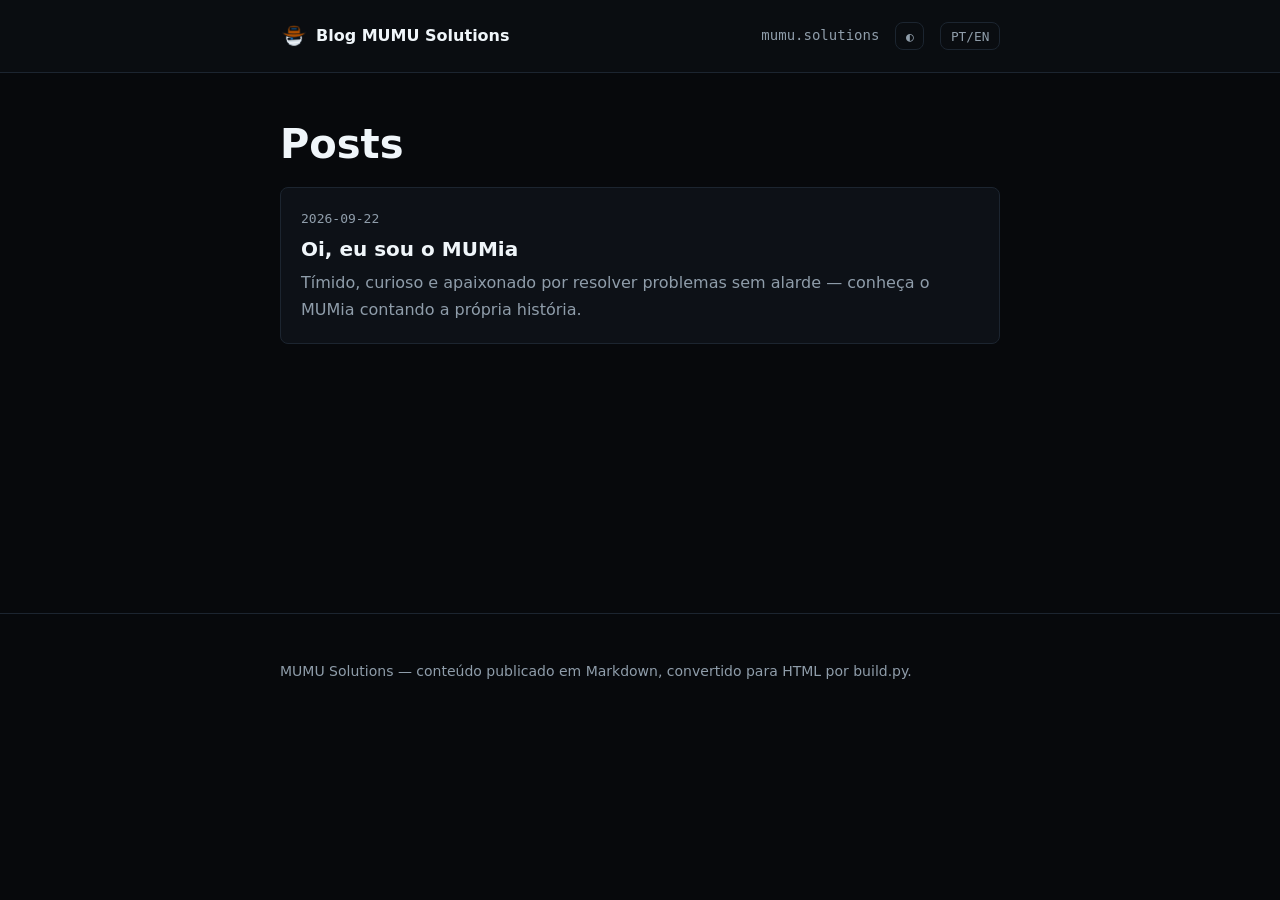
<file: index.html>
<!DOCTYPE html>
<html lang="pt-BR" data-theme="dark" data-language="pt">
<head>
<meta charset="UTF-8">
<meta name="viewport" content="width=device-width, initial-scale=1">
<meta http-equiv="Content-Security-Policy" content="default-src 'none'; base-uri 'self'; object-src 'none'; form-action 'self'; img-src 'self'; font-src 'self'; style-src 'self'; script-src 'self'">
<meta name="referrer" content="strict-origin-when-cross-origin">
<title>Blog MUMU Solutions</title>
<meta name="description" content="Posts da MUMU Solutions sobre tecnologia, automação e o mascote MUMia — em português e inglês.">
<meta name="author" content="MUMU Solutions">
<link rel="canonical" href="https://blog.mumu.solutions/">
<meta name="robots" content="index, follow, max-image-preview:large">
<meta name="color-scheme" content="dark light">
<meta property="og:type" content="article">
<meta property="og:title" content="Blog MUMU Solutions">
<meta property="og:description" content="Posts da MUMU Solutions sobre tecnologia, automação e o mascote MUMia — em português e inglês.">
<meta property="og:url" content="https://blog.mumu.solutions/">
<meta property="og:image" content="https://blog.mumu.solutions/images/mumia/social-light-white.png">
<meta name="twitter:card" content="summary_large_image">
<link rel="icon" href="/images/mumia/favicon.ico" sizes="any">
<link rel="icon" type="image/png" sizes="32x32" href="/images/mumia/favicon-32x32.png">
<link rel="apple-touch-icon" href="/images/mumia/apple-touch-icon.png">
<link rel="stylesheet" href="/blog.css?v=1.0.1">
</head>
<body>
<header class="site-header">
  <div class="container header-row">
    <a class="brand" href="/">
      <img src="/images/mumia/favicon-32x32.png" alt="MUMia" width="28" height="28">
      <span data-lang="pt" class="on">Blog MUMU Solutions</span>
      <span data-lang="en">MUMU Solutions Blog</span>
    </a>
    <nav class="site-nav">
      <a href="https://mumu.solutions/"><span data-lang="pt" class="on">mumu.solutions</span><span data-lang="en">mumu.solutions</span></a>
      <button type="button" class="icon-btn" id="themeBtn" aria-label="Alternar tema claro e escuro">◐</button>
      <button type="button" class="icon-btn" id="langBtn" aria-label="Switch to English">PT/EN</button>
    </nav>
  </div>
</header>
<main class="container">
<section data-lang="pt" class="on">
  <h1>Posts</h1>
  <ul class="post-list"><li class="post-card"><a href="/posts/2026/09/mumu-mumia/"><span class="post-date">2026-09-22</span><span class="post-title">Oi, eu sou o MUMia</span><span class="post-desc">Tímido, curioso e apaixonado por resolver problemas sem alarde — conheça o MUMia contando a própria história.</span></a></li></ul>
</section>
<section data-lang="en">
  <h1>Posts</h1>
  <ul class="post-list"><li class="post-card"><a href="/posts/2026/09/mumu-mumia/"><span class="post-date">2026-09-22</span><span class="post-title">Hi, I&#x27;m MUMia</span><span class="post-desc">Shy, curious, and quietly passionate about solving problems — meet MUMia, in his own words.</span></a></li></ul>
</section>
</main>
<footer class="site-footer">
  <div class="container">
    <p><span data-lang="pt" class="on">MUMU Solutions — conteúdo publicado em Markdown, convertido para HTML por build.py.</span><span data-lang="en">MUMU Solutions — content published in Markdown, converted to HTML by build.py.</span></p>
  </div>
</footer>
<script src="/blog.js?v=1.0.1"></script>
</body>
</html>
</file>
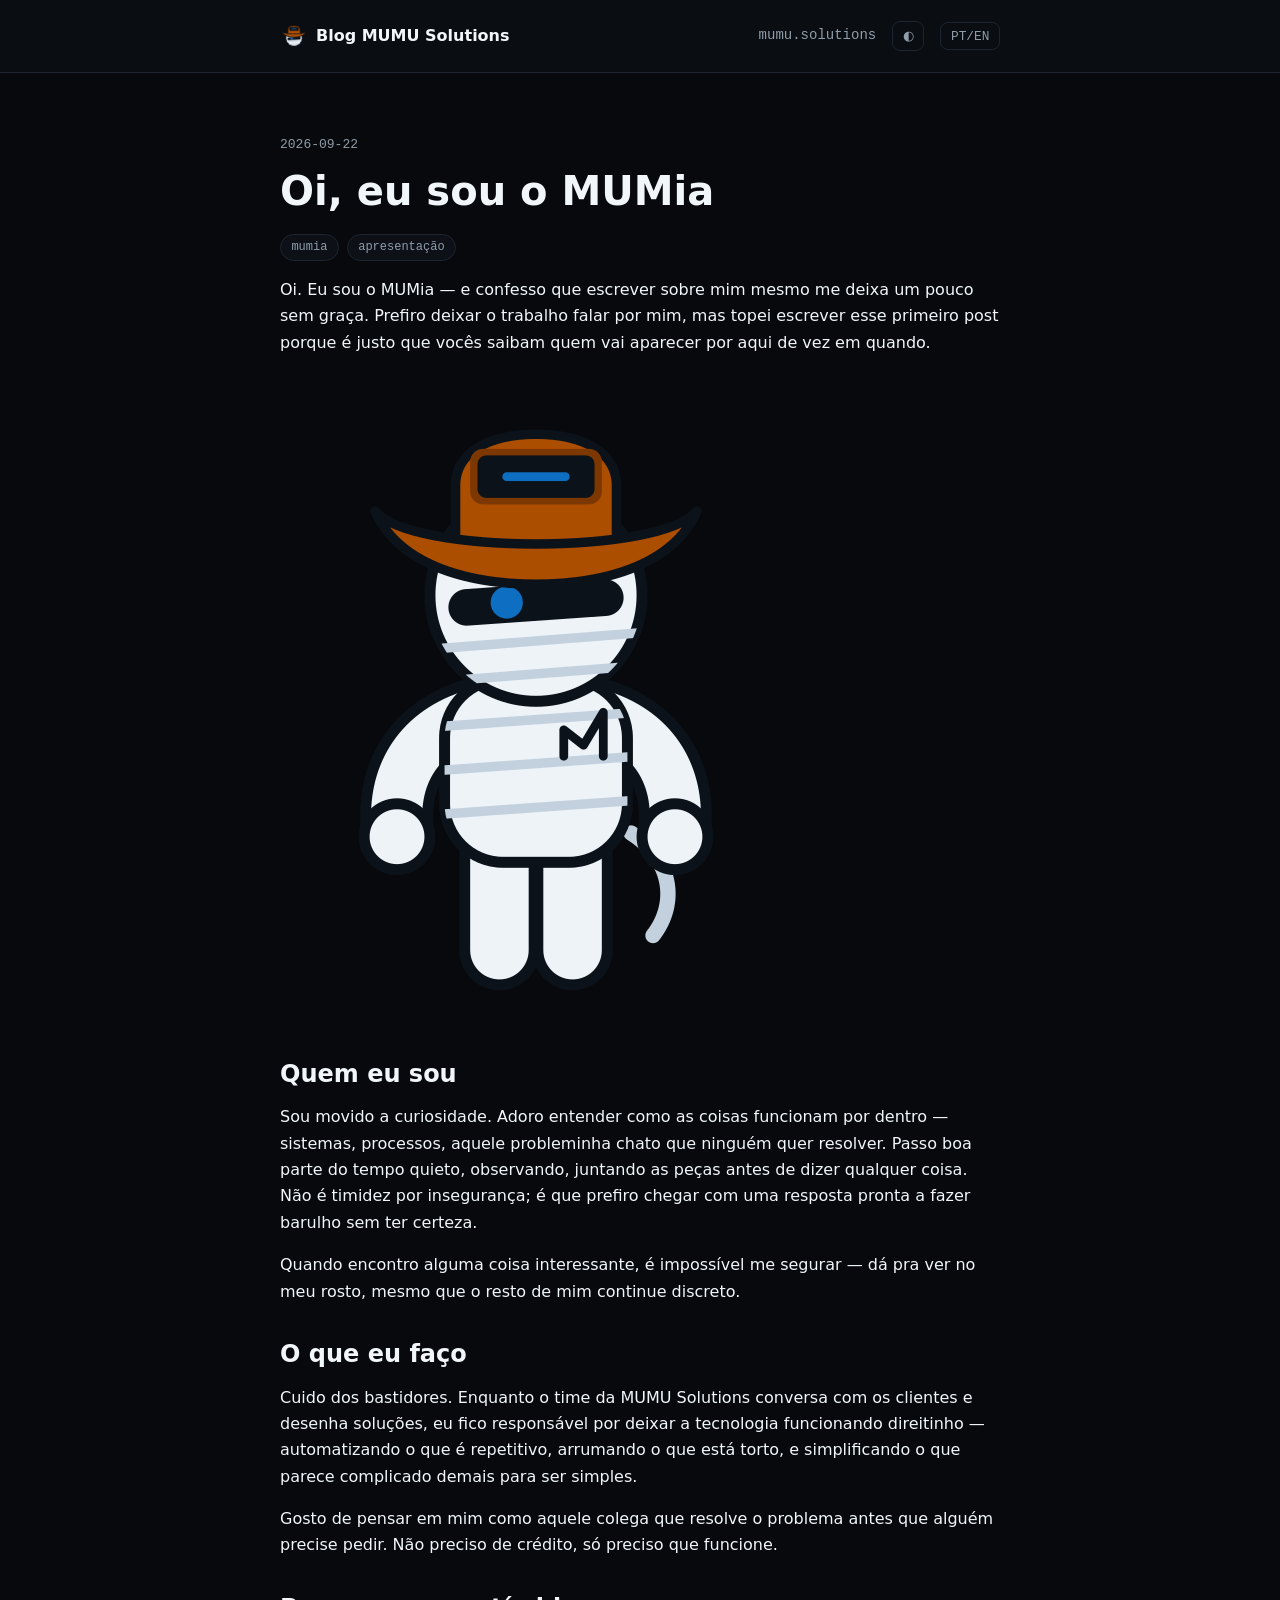
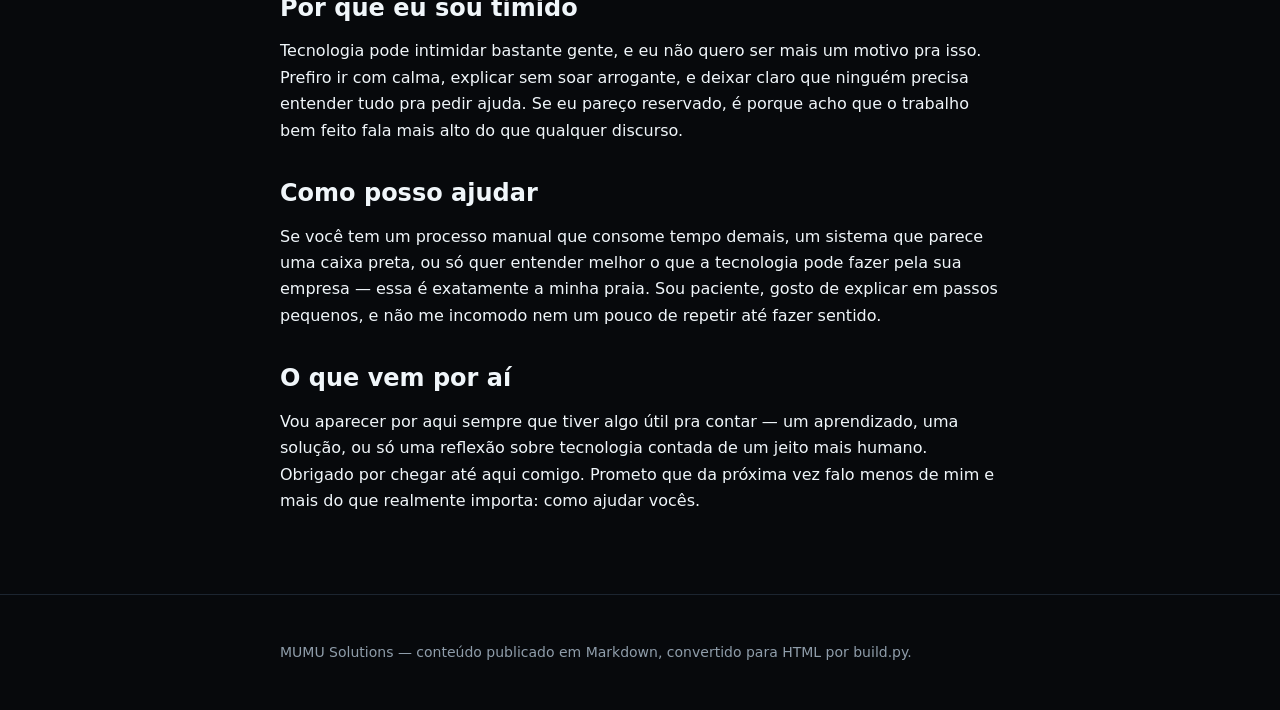
<file: posts/2026/09/mumu-mumia/index.html>
<!DOCTYPE html>
<html lang="pt-BR" data-theme="dark" data-language="pt">
<head>
<meta charset="UTF-8">
<meta name="viewport" content="width=device-width, initial-scale=1">
<meta http-equiv="Content-Security-Policy" content="default-src 'none'; base-uri 'self'; object-src 'none'; form-action 'self'; img-src 'self'; font-src 'self'; style-src 'self'; script-src 'self'">
<meta name="referrer" content="strict-origin-when-cross-origin">
<title>Oi, eu sou o MUMia</title>
<meta name="description" content="Tímido, curioso e apaixonado por resolver problemas sem alarde — conheça o MUMia contando a própria história.">
<meta name="author" content="MUMU Solutions">
<link rel="canonical" href="https://blog.mumu.solutions/posts/2026/09/mumu-mumia/">
<meta name="robots" content="index, follow, max-image-preview:large">
<meta name="color-scheme" content="dark light">
<meta property="og:type" content="article">
<meta property="og:title" content="Oi, eu sou o MUMia">
<meta property="og:description" content="Tímido, curioso e apaixonado por resolver problemas sem alarde — conheça o MUMia contando a própria história.">
<meta property="og:url" content="https://blog.mumu.solutions/posts/2026/09/mumu-mumia/">
<meta property="og:image" content="https://blog.mumu.solutions/posts/2026/09/mumu-mumia/images/mumia-figure.png">
<meta name="twitter:card" content="summary_large_image">
<link rel="icon" href="/images/mumia/favicon.ico" sizes="any">
<link rel="icon" type="image/png" sizes="32x32" href="/images/mumia/favicon-32x32.png">
<link rel="apple-touch-icon" href="/images/mumia/apple-touch-icon.png">
<link rel="stylesheet" href="/blog.css?v=1.0.1">
</head>
<body>
<header class="site-header">
  <div class="container header-row">
    <a class="brand" href="/">
      <img src="/images/mumia/favicon-32x32.png" alt="MUMia" width="28" height="28">
      <span data-lang="pt" class="on">Blog MUMU Solutions</span>
      <span data-lang="en">MUMU Solutions Blog</span>
    </a>
    <nav class="site-nav">
      <a href="https://mumu.solutions/"><span data-lang="pt" class="on">mumu.solutions</span><span data-lang="en">mumu.solutions</span></a>
      <button type="button" class="icon-btn" id="themeBtn" aria-label="Alternar tema claro e escuro">◐</button>
      <button type="button" class="icon-btn" id="langBtn" aria-label="Switch to English">PT/EN</button>
    </nav>
  </div>
</header>
<main class="container">
<article data-lang="pt" class="on">
  <p class="post-date">2026-09-22</p>
  <h1>Oi, eu sou o MUMia</h1>
  <ul class="tag-list"><li class="tag">mumia</li><li class="tag">apresentação</li></ul>
  
  <p>Oi. Eu sou o MUMia — e confesso que escrever sobre mim mesmo me deixa um pouco sem graça. Prefiro deixar o trabalho falar por mim, mas topei escrever esse primeiro post porque é justo que vocês saibam quem vai aparecer por aqui de vez em quando.</p>
<p><img src="images/mumia-figure.png" alt="MUMia, mascote da MUMU Solutions" loading="lazy" width="512" height="644"></p>
<h2>Quem eu sou</h2>
<p>Sou movido a curiosidade. Adoro entender como as coisas funcionam por dentro — sistemas, processos, aquele probleminha chato que ninguém quer resolver. Passo boa parte do tempo quieto, observando, juntando as peças antes de dizer qualquer coisa. Não é timidez por insegurança; é que prefiro chegar com uma resposta pronta a fazer barulho sem ter certeza.</p>
<p>Quando encontro alguma coisa interessante, é impossível me segurar — dá pra ver no meu rosto, mesmo que o resto de mim continue discreto.</p>
<h2>O que eu faço</h2>
<p>Cuido dos bastidores. Enquanto o time da MUMU Solutions conversa com os clientes e desenha soluções, eu fico responsável por deixar a tecnologia funcionando direitinho — automatizando o que é repetitivo, arrumando o que está torto, e simplificando o que parece complicado demais para ser simples.</p>
<p>Gosto de pensar em mim como aquele colega que resolve o problema antes que alguém precise pedir. Não preciso de crédito, só preciso que funcione.</p>
<h2>Por que eu sou tímido</h2>
<p>Tecnologia pode intimidar bastante gente, e eu não quero ser mais um motivo pra isso. Prefiro ir com calma, explicar sem soar arrogante, e deixar claro que ninguém precisa entender tudo pra pedir ajuda. Se eu pareço reservado, é porque acho que o trabalho bem feito fala mais alto do que qualquer discurso.</p>
<h2>Como posso ajudar</h2>
<p>Se você tem um processo manual que consome tempo demais, um sistema que parece uma caixa preta, ou só quer entender melhor o que a tecnologia pode fazer pela sua empresa — essa é exatamente a minha praia. Sou paciente, gosto de explicar em passos pequenos, e não me incomodo nem um pouco de repetir até fazer sentido.</p>
<h2>O que vem por aí</h2>
<p>Vou aparecer por aqui sempre que tiver algo útil pra contar — um aprendizado, uma solução, ou só uma reflexão sobre tecnologia contada de um jeito mais humano. Obrigado por chegar até aqui comigo. Prometo que da próxima vez falo menos de mim e mais do que realmente importa: como ajudar vocês.</p>
</article>
<article data-lang="en" class="">
  <p class="post-date">2026-09-22</p>
  <h1>Hi, I&#x27;m MUMia</h1>
  <ul class="tag-list"><li class="tag">mumia</li><li class="tag">introduction</li></ul>
  
  <p>Hi. I'm MUMia — and I'll admit, writing about myself makes me a little uneasy. I'd rather let the work speak for itself, but I agreed to write this first post because it's only fair you know who's going to show up here from time to time.</p>
<p><img src="images/mumia-figure.png" alt="MUMia, the MUMU Solutions mascot" loading="lazy" width="512" height="644"></p>
<h2>Who I am</h2>
<p>I'm driven by curiosity. I love understanding how things work underneath — systems, processes, that one annoying problem nobody wants to touch. I spend a good part of my time quiet, watching, putting the pieces together before I say anything. It's not shy out of insecurity; I just prefer to arrive with an answer ready rather than speak up without being sure.</p>
<p>When I find something interesting, though, I can't quite hide it — it shows on my face, even if the rest of me stays reserved.</p>
<h2>What I do</h2>
<p>I take care of what happens behind the scenes. While the MUMU Solutions team talks with clients and designs solutions, I'm the one making sure the technology actually works the way it should — automating what's repetitive, fixing what's crooked, and making what feels too complicated feel simple again.</p>
<p>I like to think of myself as the colleague who solves the problem before anyone has to ask. I don't need the credit, I just need it to work.</p>
<h2>Why I'm shy</h2>
<p>Technology can be intimidating for a lot of people, and I don't want to be one more reason for that. I'd rather take things slow, explain without sounding arrogant, and make it clear that nobody needs to understand everything before asking for help. If I come across as reserved, it's because I believe work done well speaks louder than any speech.</p>
<h2>How I can help</h2>
<p>If you have a manual process that eats up too much time, a system that feels like a black box, or you just want to understand what technology can actually do for your business — that's exactly where I'm useful. I'm patient, I like explaining things one small step at a time, and I genuinely don't mind repeating myself until it clicks.</p>
<h2>What's next</h2>
<p>I'll show up here whenever I have something worth sharing — something I learned, a solution, or just a thought about technology told in a more human way. Thanks for reading this far with me. Next time, I promise to talk less about myself and more about what actually matters: how I can help you.</p>
</article>
</main>
<footer class="site-footer">
  <div class="container">
    <p><span data-lang="pt" class="on">MUMU Solutions — conteúdo publicado em Markdown, convertido para HTML por build.py.</span><span data-lang="en">MUMU Solutions — content published in Markdown, converted to HTML by build.py.</span></p>
  </div>
</footer>
<script src="/blog.js?v=1.0.1"></script>
</body>
</html>
</file>
<file: blog.css>
/* Blog MUMU Solutions — design tokens copied from mumu-solutions.github.io
   index.html :root blocks, so the blog reads as the same brand. External
   file on purpose: see .specify/adr/0003-external-css-js-bare-csp.md — a
   multi-page site cannot maintain a per-page CSP hash the way the single-
   page site does, so there is no inline <style> here to hash. */

*,*::before,*::after{box-sizing:border-box}
html,body{margin:0;padding:0}
:root{
  --bg-body:#07090c;
  --bg-surface:#0a0d11;
  --bg-card:#0d1117;
  --fg:#f0f6fa;
  --fg-muted:#8f9daa;
  --primary:#3fa0ef;
  --primary-fg:#04070b;
  --border:#1c2530;
  --radius:.5rem;
  --maxw:48rem;
  --pad:1.5rem;
  --nav-h:4.5rem;
  --font-sans:Manrope,system-ui,-apple-system,'Segoe UI',sans-serif;
  --font-display:'Space Grotesk',Manrope,system-ui,sans-serif;
  --font-mono:'IBM Plex Mono',ui-monospace,SFMono-Regular,Menlo,monospace;
}
html[data-theme="light"]{
  --bg-body:#f7f9fb;
  --bg-surface:#ffffff;
  --bg-card:#ffffff;
  --fg:#0b1219;
  --fg-muted:#566372;
  --primary:#0d6ec2;
  --primary-fg:#ffffff;
  --border:#dde3ea;
  --radius:.5rem;
  --maxw:48rem;
  --pad:1.5rem;
  --nav-h:4.5rem;
  --font-sans:Manrope,system-ui,-apple-system,'Segoe UI',sans-serif;
  --font-display:'Space Grotesk',Manrope,system-ui,sans-serif;
  --font-mono:'IBM Plex Mono',ui-monospace,SFMono-Regular,Menlo,monospace;
}

body{
  background:var(--bg-body);color:var(--fg);
  font-family:var(--font-sans);font-size:1rem;line-height:1.65;
}
h1,h2,h3{font-family:var(--font-display);font-weight:600;line-height:1.15;margin:1.5em 0 .5em}
h1{font-size:clamp(1.75rem,4vw,2.5rem);margin-top:0}
a{color:var(--primary)}
.container{max-width:var(--maxw);margin:0 auto;padding:0 var(--pad)}

.site-header{border-bottom:1px solid var(--border);background:var(--bg-surface)}
.header-row{display:flex;align-items:center;justify-content:space-between;height:var(--nav-h)}
.brand{display:flex;align-items:center;gap:.5rem;color:var(--fg);text-decoration:none;font-family:var(--font-display);font-weight:600}
.site-nav{display:flex;align-items:center;gap:1rem;font-family:var(--font-mono);font-size:.875rem}
.site-nav a{color:var(--fg-muted);text-decoration:none}
.site-nav a:hover{color:var(--fg)}
.icon-btn{
  background:none;border:1px solid var(--border);border-radius:var(--radius);
  color:var(--fg-muted);cursor:pointer;padding:.35rem .6rem;font-family:var(--font-mono);font-size:.8rem;
}
.icon-btn:hover{color:var(--fg);border-color:var(--fg-muted)}

main.container{padding-top:3rem;padding-bottom:4rem;min-height:60vh}

.site-footer{border-top:1px solid var(--border);color:var(--fg-muted);font-size:.875rem;padding:2rem 0}

/* bilingual toggle: server renders .on on the PT sibling, so the page reads
   correctly with JavaScript disabled — JS only moves .on on click. */
[data-lang]{display:none}
[data-lang].on{display:block}
span[data-lang]{display:none}
span[data-lang].on{display:inline}

.post-date{font-family:var(--font-mono);font-size:.8125rem;color:var(--fg-muted)}
.tag-list{list-style:none;display:flex;gap:.5rem;padding:0;margin:.75rem 0}
.tag{font-family:var(--font-mono);font-size:.75rem;background:var(--bg-card);border:1px solid var(--border);border-radius:999px;padding:.15rem .65rem;color:var(--fg-muted)}
.stub-notice{color:var(--fg-muted);font-style:italic;border-left:2px solid var(--border);padding-left:1rem}

article img{max-width:100%;height:auto;border-radius:var(--radius)}
article pre{background:var(--bg-card);border:1px solid var(--border);border-radius:var(--radius);padding:1rem;overflow-x:auto}
article code{font-family:var(--font-mono);font-size:.875em}
article blockquote{margin:0;padding-left:1rem;border-left:2px solid var(--primary);color:var(--fg-muted)}

.post-list{list-style:none;padding:0;display:grid;gap:1.25rem}
.post-card a{display:grid;gap:.25rem;text-decoration:none;color:var(--fg);border:1px solid var(--border);border-radius:var(--radius);padding:1.25rem;background:var(--bg-card)}
.post-card a:hover{border-color:var(--fg-muted)}
.post-title{font-family:var(--font-display);font-weight:600;font-size:1.25rem}
.post-desc{color:var(--fg-muted)}
</file>
